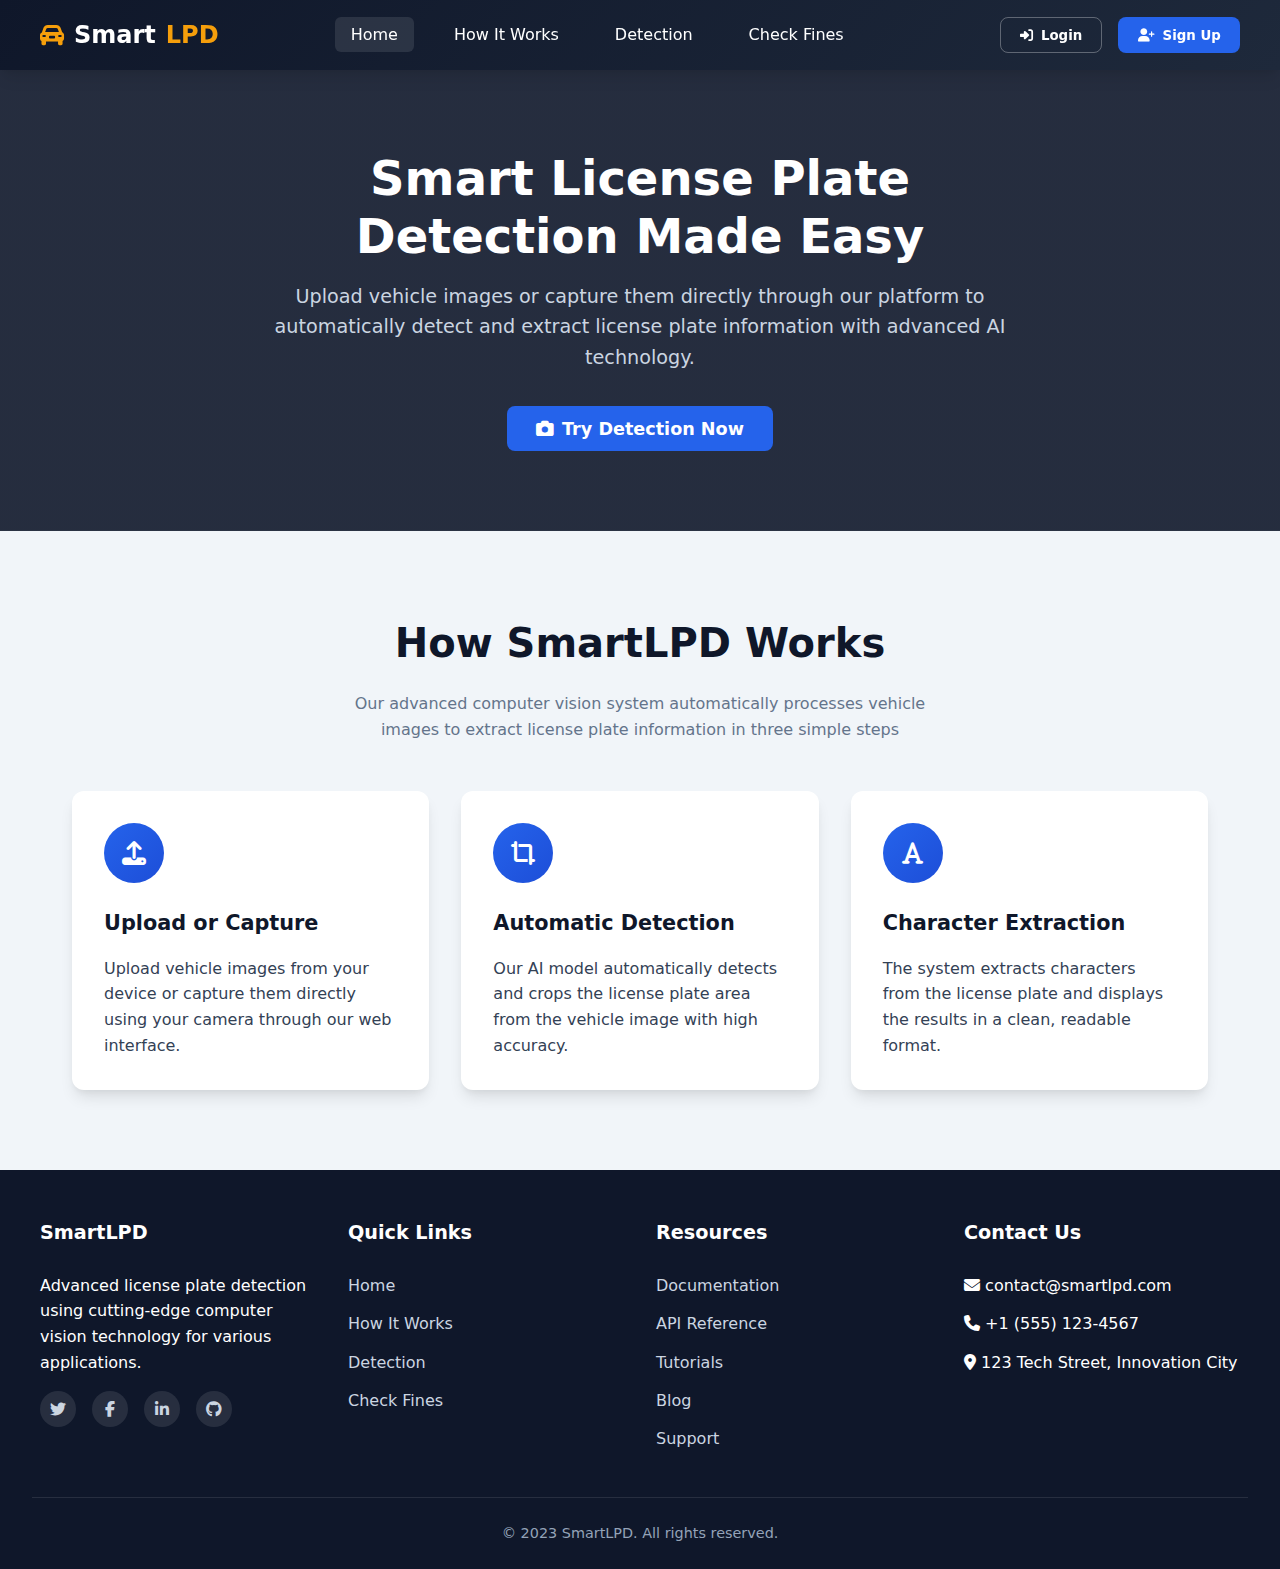
<file: smartplateRecognization2/index.html>
<!DOCTYPE html>
<html lang="en">
<head>
  <meta charset="UTF-8">
  <meta name="viewport" content="width=device-width, initial-scale=1.0">
  <title>Smart License Plate Detection</title>
  <link rel="stylesheet" href="https://cdnjs.cloudflare.com/ajax/libs/font-awesome/6.4.0/css/all.min.css">
  <link rel="stylesheet" href="css/style.css">
</head>
<body>
  <!-- Header -->
  <header>
    <div class="navbar">
      <div class="logo">
        <i class="fas fa-car-alt"></i>
        Smart<span>LPD</span>
      </div>
      <nav>
        <ul>
          <li><a href="index.html" class="active">Home</a></li>
          <li><a href="#how-it-works">How It Works</a></li>
          <li><a href="detect.html">Detection</a></li>
          <li><a href="check-fine.html">Check Fines</a></li>
          <li><a href="manage-fines.html" id="authorityLink" style="display:none;">Manage Fines</a></li>
        </ul>
      </nav>
      <div class="auth-buttons" id="authButtons">
        <button class="btn btn-outline" onclick="window.location.href='login.html'">
          <i class="fas fa-sign-in-alt"></i> Login
        </button>
        <button class="btn btn-primary" onclick="window.location.href='signup.html'">
          <i class="fas fa-user-plus"></i> Sign Up
        </button>
      </div>
    </div>
  </header>

  <!-- Hero Section -->
  <section class="hero">
    <div class="hero-content">
      <h1>Smart License Plate Detection Made Easy</h1>
      <p>Upload vehicle images or capture them directly through our platform to automatically detect and extract license plate information with advanced AI technology.</p>
      <div class="hero-buttons">
        <button class="btn btn-primary btn-large" onclick="checkAuthAndRedirect()">
          <i class="fas fa-camera"></i> Try Detection Now
        </button>
      </div>
    </div>
  </section>

  <!-- Features Section -->
  <section class="features" id="how-it-works">
    <div class="section-title">
      <h2>How SmartLPD Works</h2>
      <p>Our advanced computer vision system automatically processes vehicle images to extract license plate information in three simple steps</p>
    </div>
    <div class="features-grid">
      <div class="feature-card">
        <div class="feature-icon">
          <i class="fas fa-upload"></i>
        </div>
        <h3>Upload or Capture</h3>
        <p>Upload vehicle images from your device or capture them directly using your camera through our web interface.</p>
      </div>
      <div class="feature-card">
        <div class="feature-icon">
          <i class="fas fa-crop-alt"></i>
        </div>
        <h3>Automatic Detection</h3>
        <p>Our AI model automatically detects and crops the license plate area from the vehicle image with high accuracy.</p>
      </div>
      <div class="feature-card">
        <div class="feature-icon">
          <i class="fas fa-font"></i>
        </div>
        <h3>Character Extraction</h3>
        <p>The system extracts characters from the license plate and displays the results in a clean, readable format.</p>
      </div>
    </div>
  </section>

  <!-- Footer -->
  <footer>
    <div class="footer-content">
      <div class="footer-column">
        <h3>SmartLPD</h3>
        <p>Advanced license plate detection using cutting-edge computer vision technology for various applications.</p>
        <div class="social-links">
          <a href="#"><i class="fab fa-twitter"></i></a>
          <a href="#"><i class="fab fa-facebook-f"></i></a>
          <a href="#"><i class="fab fa-linkedin-in"></i></a>
          <a href="#"><i class="fab fa-github"></i></a>
        </div>
      </div>
      <div class="footer-column">
        <h3>Quick Links</h3>
        <ul>
          <li><a href="index.html">Home</a></li>
          <li><a href="#how-it-works">How It Works</a></li>
          <li><a href="detect.html">Detection</a></li>
          <li><a href="check-fine.html">Check Fines</a></li>
        </ul>
      </div>
      <div class="footer-column">
        <h3>Resources</h3>
        <ul>
          <li><a href="#">Documentation</a></li>
          <li><a href="#">API Reference</a></li>
          <li><a href="#">Tutorials</a></li>
          <li><a href="#">Blog</a></li>
          <li><a href="#">Support</a></li>
        </ul>
      </div>
      <div class="footer-column">
        <h3>Contact Us</h3>
        <ul>
          <li><i class="fas fa-envelope"></i> contact@smartlpd.com</li>
          <li><i class="fas fa-phone"></i> +1 (555) 123-4567</li>
          <li><i class="fas fa-map-marker-alt"></i> 123 Tech Street, Innovation City</li>
        </ul>
      </div>
    </div>
    <div class="copyright">
      <p>&copy; 2023 SmartLPD. All rights reserved.</p>
    </div>
  </footer>

  <script>
    // Update navigation based on authentication status
    document.addEventListener('DOMContentLoaded', function() {
      updateAuthButtons();
    });

    // Function to update authentication buttons
    function updateAuthButtons() {
      const authButtons = document.getElementById('authButtons');
      const authToken = localStorage.getItem('authToken');
      const userRole = localStorage.getItem('userRole');
      
      if (authToken && authButtons) {
        const username = localStorage.getItem('username');
        authButtons.innerHTML = `
          <div class="user-info">
            <span>Welcome, ${username} (${userRole})</span>
            <button class="btn btn-outline" onclick="logout()">
              <i class="fas fa-sign-out-alt"></i> Logout
            </button>
          </div>
        `;

        // Show authority link if user is authority
        if (userRole === 'AUTHORITY') {
          document.getElementById('authorityLink').style.display = 'block';
        }
      }
    }

    // Logout function
    function logout() {
      localStorage.removeItem('authToken');
      localStorage.removeItem('username');
      localStorage.removeItem('userRole');
      window.location.reload();
    }

    // Check authentication before redirecting
    function checkAuthAndRedirect() {
      const authToken = localStorage.getItem('authToken');
      const userRole = localStorage.getItem('userRole');
      
      if (authToken) {
        if (userRole === 'AUTHORITY') {
          window.location.href = 'detect.html';
        } else {
          window.location.href = 'check-fine.html';
        }
      } else {
        if (confirm('You need to login first. Would you like to login now?')) {
          window.location.href = 'login.html';
        }
      }
    }

    // Make function available globally for onclick events
    window.checkAuthAndRedirect = checkAuthAndRedirect;
    window.logout = logout;
  </script>
  
  <script src="js/main.js"></script>
</body>
</html>
</file>
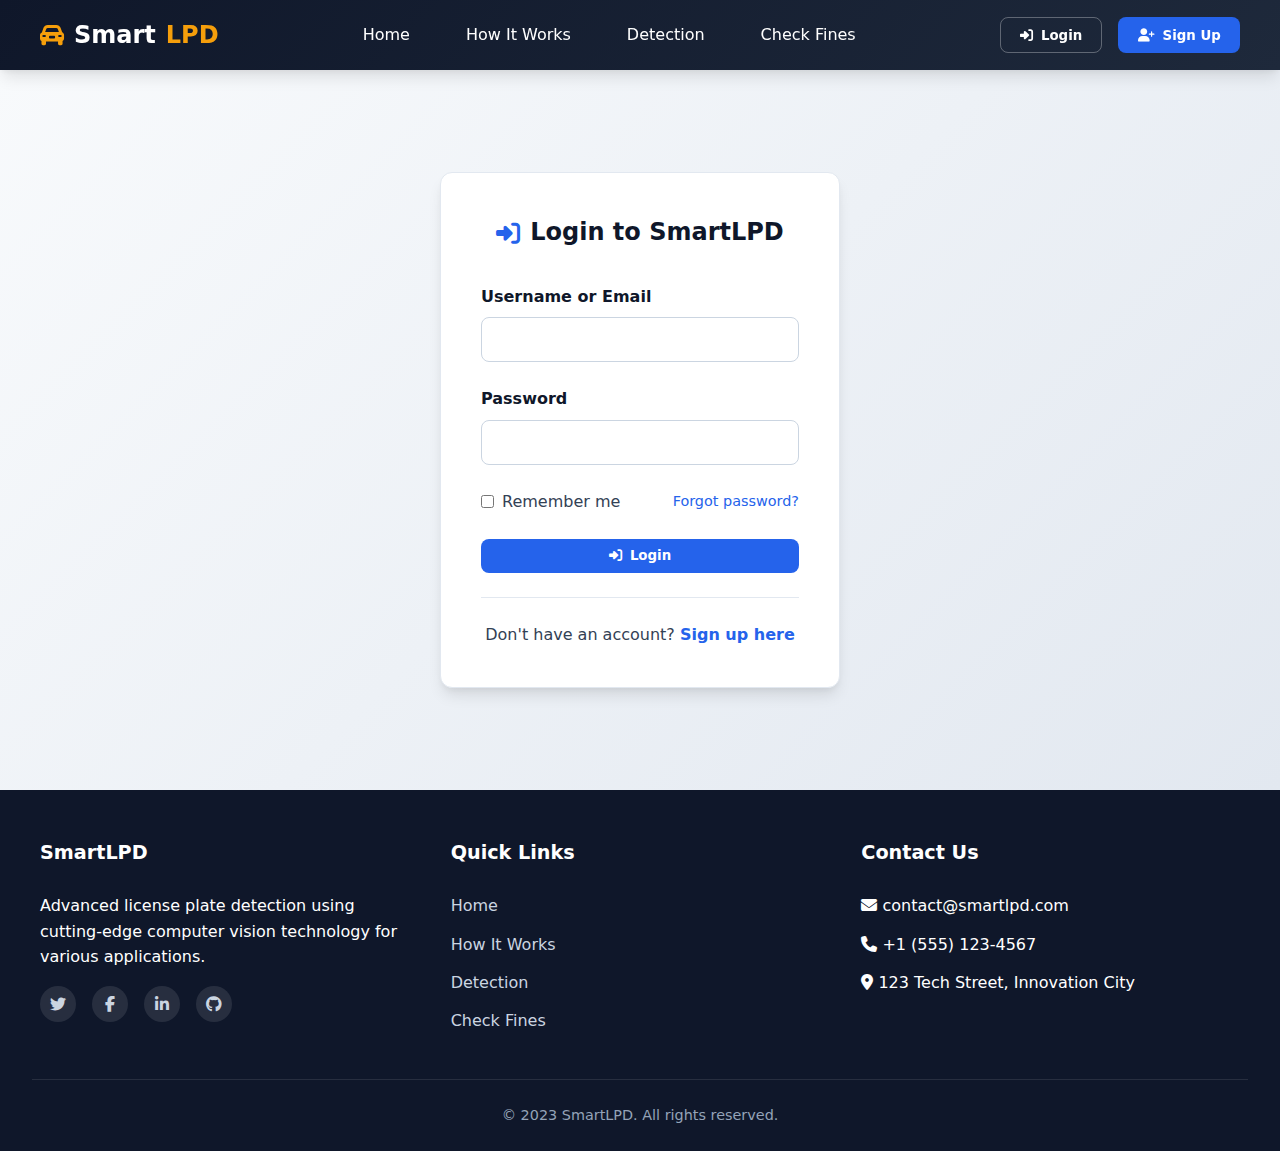
<file: smartplateRecognization2/check-fine.html>
<!DOCTYPE html>
<html lang="en">
<head>
  <meta charset="UTF-8">
  <meta name="viewport" content="width=device-width, initial-scale=1.0">
  <title>Check Fines - SmartLPD</title>
  <link rel="stylesheet" href="https://cdnjs.cloudflare.com/ajax/libs/font-awesome/6.4.0/css/all.min.css">
  <link rel="stylesheet" href="css/style.css">
  <link rel="stylesheet" href="css/detect.css">
  <link rel="stylesheet" href="css/fines.css">
</head>
<body>
  <header>
    <div class="navbar">
      <div class="logo">
        <i class="fas fa-car-alt"></i>
        Smart<span>LPD</span>
      </div>
      <nav>
        <ul>
          <li><a href="index.html">Home</a></li>
          <li><a href="detect.html">Detection</a></li>
          <li><a href="check-fine.html" class="active">Check Fines</a></li>
          <li><a href="manage-fines.html" id="authorityLink" style="display:none;">Manage Fines</a></li>
        </ul>
      </nav>
      <div class="auth-buttons" id="authButtons">
        <!-- Dynamically filled -->
      </div>
    </div>
  </header>

  <section class="detection">
    <div class="detection-container">
      <div class="section-title">
        <h2>Check Traffic Fines</h2>
        <p>Enter your vehicle license plate number to check for any outstanding fines</p>
      </div>
      
      <div class="detection-card">
        <h3><i class="fas fa-search"></i> Search Fines</h3>
        <div class="form-group">
          <label for="licensePlate">License Plate Number</label>
          <input type="text" id="licensePlate" placeholder="Enter your license plate (e.g., ABC123)" required>
        </div>
        <div class="action-buttons">
          <button class="btn btn-primary" id="checkFineBtn">
            <i class="fas fa-search"></i> Check Fines
          </button>
        </div>
      </div>

      <div class="results-container" id="resultsSection" style="display:none;">
        <h3><i class="fas fa-list"></i> Fine Details</h3>
        <div class="results-box">
          <div id="finesList"></div>
        </div>
      </div>
    </div>
  </section>

  <script src="js/check-fine.js"></script>
</body>
</html>
</file>
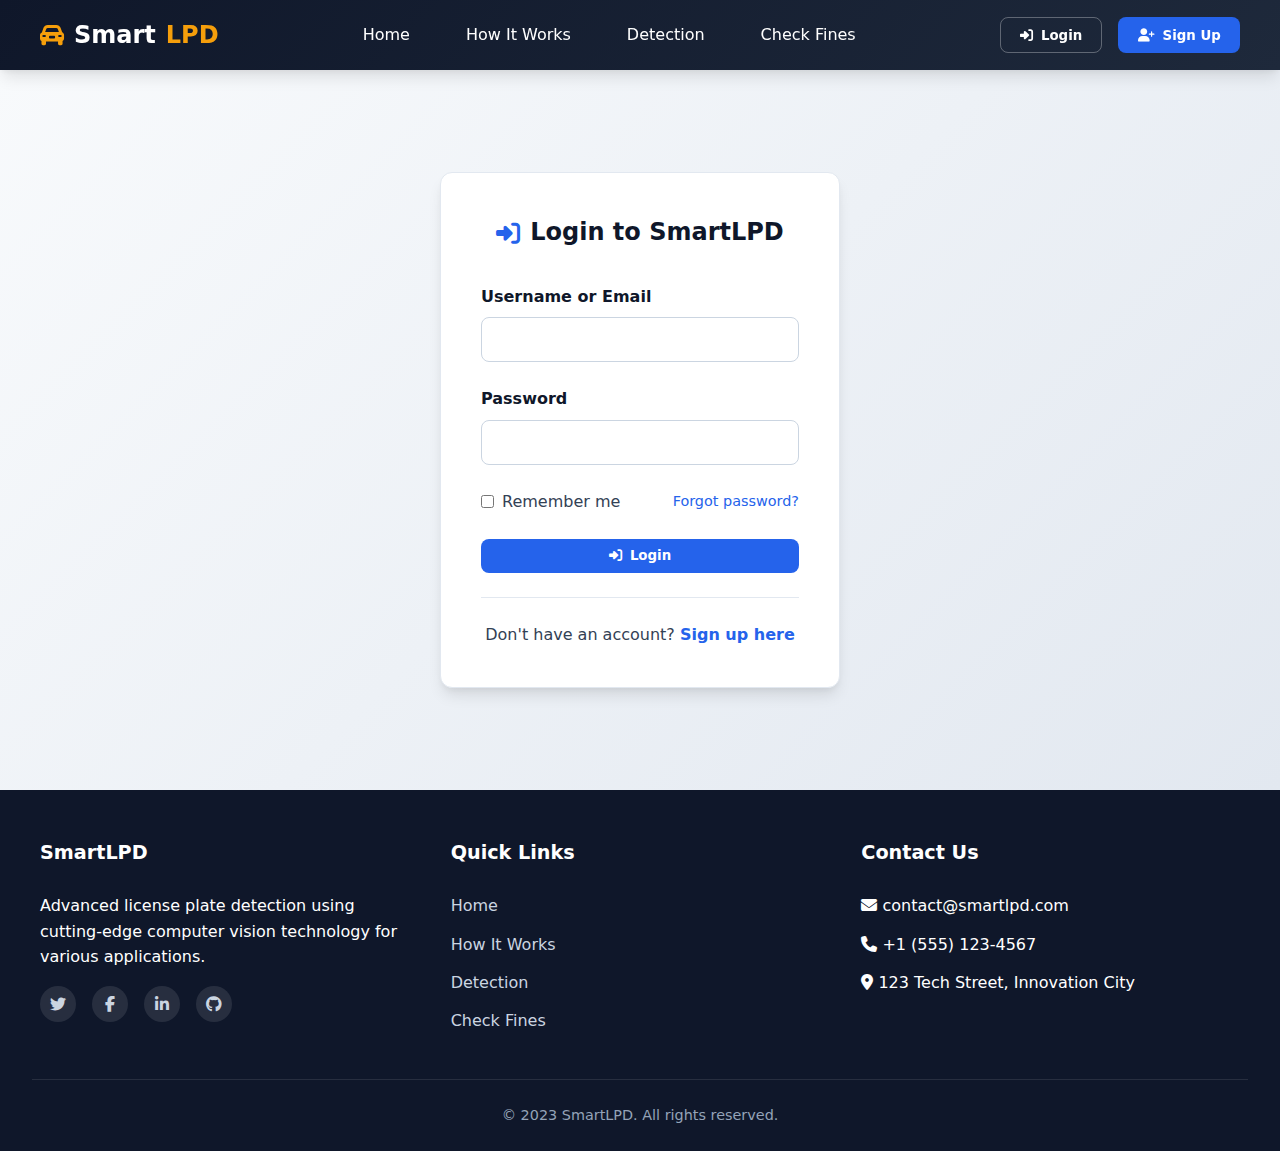
<file: smartplateRecognization2/detect.html>
<!DOCTYPE html>
<html lang="en">
<head>
  <meta charset="UTF-8">
  <meta name="viewport" content="width=device-width, initial-scale=1.0">
  <title>License Plate Detection - SmartLPD</title>
  <link rel="stylesheet" href="https://cdnjs.cloudflare.com/ajax/libs/font-awesome/6.4.0/css/all.min.css">
  <link rel="stylesheet" href="css/style.css">
  <link rel="stylesheet" href="css/detect.css">
</head>
<body>
  <!-- Authority Check Script -->
  <script>
    document.addEventListener('DOMContentLoaded', function() {
        const userRole = localStorage.getItem('userRole');
        if (userRole !== 'AUTHORITY') {
            alert('Access denied. License plate detection is only available for government authorities.');
            window.location.href = 'index.html';
        }
    });
  </script>

  <!-- Header -->
  <header>
    <div class="navbar">
      <div class="logo">
        <i class="fas fa-car-alt"></i>
        Smart<span>LPD</span>
      </div>
      <nav>
        <ul>
          <li><a href="index.html">Home</a></li>
          <li><a href="index.html#how-it-works">How It Works</a></li>
          <li><a href="detect.html" class="active">Detection</a></li>
          <li><a href="check-fine.html">Check Fines</a></li>
          <li><a href="manage-fines.html" id="authorityLink" style="display:none;">Manage Fines</a></li>
        </ul>
      </nav>
      <div class="auth-buttons" id="authButtons">
        <button class="btn btn-outline" onclick="window.location.href='login.html'">
          <i class="fas fa-sign-in-alt"></i> Login
        </button>
        <button class="btn btn-primary" onclick="window.location.href='signup.html'">
          <i class="fas fa-user-plus"></i> Sign Up
        </button>
      </div>
    </div>
  </header>

  <!-- Detection Section -->
  <section class="detection">
    <div class="detection-container">
      <div class="section-title">
        <h2>License Plate Detection</h2>
        <p>Upload an image or capture one using your camera to detect and extract license plate information</p>
      </div>
      
      <div class="detection-cards">
        <!-- Input Card -->
        <div class="detection-card">
          <h3><i class="fas fa-cloud-upload-alt"></i> Input Source</h3>
          <div class="drop-zone" id="dropZone">
            <i class="fas fa-file-upload"></i>
            <h4>Drag & Drop Image Here</h4>
            <p>Supported formats: JPG, PNG, WEBP</p>
          </div>
          <div class="action-buttons">
            <button class="btn btn-primary" id="fileInputBtn">
              <i class="fas fa-folder-open"></i> Choose File
            </button>
            <button class="btn btn-accent" id="cameraBtn">
              <i class="fas fa-camera"></i> Capture Image
            </button>
            <button class="btn btn-outline" id="resetBtn">
              <i class="fas fa-redo"></i> Reset
            </button>
          </div>
          <input type="file" id="fileInput" accept="image/*" hidden>
        </div>
        
        <!-- Preview Card -->
        <div class="detection-card">
          <h3><i class="fas fa-eye"></i> Preview</h3>
          
          <!-- Regular Preview (shown by default) -->
          <div class="preview-container" id="preview">
            <p>No preview available</p>
          </div>
          
          <!-- Camera Controls (Hidden by default) -->
          <div class="camera-controls" id="cameraControls">
            <div class="camera-preview">
              <video id="cameraVideo" autoplay playsinline></video>
              <canvas id="cameraCanvas" style="display: none;"></canvas>
            </div>
            <div class="capture-buttons">
              <button class="btn btn-primary" id="captureBtn">
                <i class="fas fa-camera"></i> Take Photo
              </button>
              <button class="btn btn-outline" id="closeCameraBtn">
                <i class="fas fa-times"></i> Close Camera
              </button>
            </div>
          </div>

          <div class="action-buttons">
            <button class="btn btn-primary" id="detectBtn">
              <i class="fas fa-search"></i> Detect Plate
            </button>
            <button class="btn btn-outline" id="clearBtn">
              <i class="fas fa-times"></i> Clear
            </button>
          </div>
        </div>
      </div>
      
      <!-- Results Section -->
      <div class="results-container">
        <h3><i class="fas fa-clipboard-check"></i> Detection Results</h3>
        <div class="results-box">
          <div class="plate-preview">
            <div class="plate-image" id="platePreview">
              LICENSE PLATE
            </div>
          </div>
          <div class="extracted-text" id="extractedText">
            No results yet. Upload an image and click "Detect Plate".
          </div>
          <div class="action-buttons">
            <button class="btn btn-primary" id="copyBtn">
              <i class="fas fa-copy"></i> Copy Text
            </button>
            <button class="btn btn-outline" id="downloadBtn">
              <i class="fas fa-download"></i> Download Result
            </button>
            <button class="btn btn-outline" id="issueFineBtn" style="display:none;">
              <i class="fas fa-gavel"></i> Issue Fine
            </button>
          </div>
        </div>
      </div>
    </div>
  </section>

  <!-- Footer -->
  <footer>
    <div class="footer-content">
      <div class="footer-column">
        <h3>SmartLPD</h3>
        <p>Advanced license plate detection using cutting-edge computer vision technology for various applications.</p>
        <div class="social-links">
          <a href="#"><i class="fab fa-twitter"></i></a>
          <a href="#"><i class="fab fa-facebook-f"></i></a>
          <a href="#"><i class="fab fa-linkedin-in"></i></a>
          <a href="#"><i class="fab fa-github"></i></a>
        </div>
      </div>
      <div class="footer-column">
        <h3>Quick Links</h3>
        <ul>
          <li><a href="index.html">Home</a></li>
          <li><a href="index.html#how-it-works">How It Works</a></li>
          <li><a href="detect.html">Detection</a></li>
          <li><a href="check-fine.html">Check Fines</a></li>
        </ul>
      </div>
      <div class="footer-column">
        <h3>Contact Us</h3>
        <ul>
          <li><i class="fas fa-envelope"></i> contact@smartlpd.com</li>
          <li><i class="fas fa-phone"></i> +1 (555) 123-4567</li>
          <li><i class="fas fa-map-marker-alt"></i> 123 Tech Street, Innovation City</li>
        </ul>
      </div>
    </div>
    <div class="copyright">
      <p>&copy; 2023 SmartLPD. All rights reserved.</p>
    </div>
  </footer>

  <script src="js/detect.js"></script>
</body>
</html>
</file>
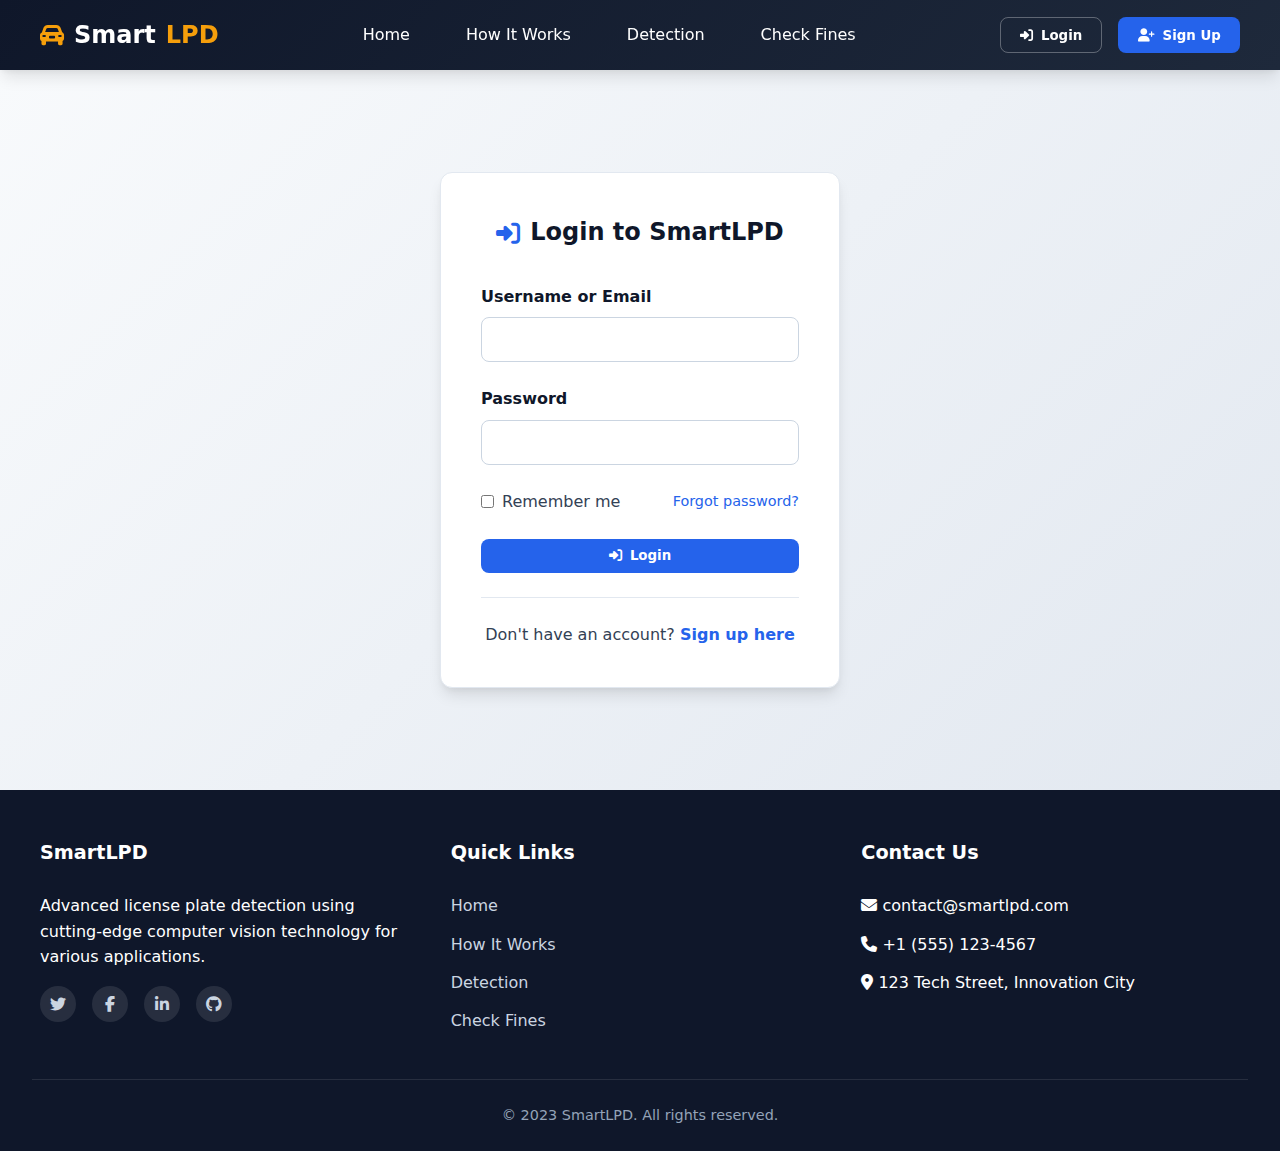
<file: smartplateRecognization2/login.html>
<!DOCTYPE html>
<html lang="en">
<head>
  <meta charset="UTF-8">
  <meta name="viewport" content="width=device-width, initial-scale=1.0">
  <title>Login - SmartLPD</title>
  <link rel="stylesheet" href="https://cdnjs.cloudflare.com/ajax/libs/font-awesome/6.4.0/css/all.min.css">
  <link rel="stylesheet" href="css/style.css">
  <link rel="stylesheet" href="css/auth.css">
</head>
<body>
  <!-- Header -->
  <header>
    <div class="navbar">
      <div class="logo">
        <i class="fas fa-car-alt"></i>
        Smart<span>LPD</span>
      </div>
      <nav>
        <ul>
          <li><a href="index.html">Home</a></li>
          <li><a href="index.html#how-it-works">How It Works</a></li>
          <li><a href="detect.html">Detection</a></li>
          <li><a href="check-fine.html">Check Fines</a></li>
        </ul>
      </nav>
      <div class="auth-buttons">
        <button class="btn btn-outline" onclick="window.location.href='login.html'">
          <i class="fas fa-sign-in-alt"></i> Login
        </button>
        <button class="btn btn-primary" onclick="window.location.href='signup.html'">
          <i class="fas fa-user-plus"></i> Sign Up
        </button>
      </div>
    </div>
  </header>

  <!-- Login Form -->
  <section class="auth-section">
    <div class="auth-container">
      <div class="auth-card">
        <h2><i class="fas fa-sign-in-alt"></i> Login to SmartLPD</h2>
        <form id="loginForm">
          <div class="form-group">
            <label for="username">Username or Email</label>
            <input type="text" id="username" name="username" required>
          </div>
          <div class="form-group">
            <label for="password">Password</label>
            <input type="password" id="password" name="password" required>
          </div>
          <div class="form-options">
            <label class="checkbox">
              <input type="checkbox" name="remember">
              <span>Remember me</span>
            </label>
            <a href="#" class="forgot-password">Forgot password?</a>
          </div>
          <button type="submit" class="btn btn-primary btn-full">
            <i class="fas fa-sign-in-alt"></i> Login
          </button>
        </form>
        <div class="auth-footer">
          <p>Don't have an account? <a href="signup.html">Sign up here</a></p>
        </div>
      </div>
    </div>
  </section>

  <!-- Footer -->
  <footer>
    <div class="footer-content">
      <div class="footer-column">
        <h3>SmartLPD</h3>
        <p>Advanced license plate detection using cutting-edge computer vision technology for various applications.</p>
        <div class="social-links">
          <a href="#"><i class="fab fa-twitter"></i></a>
          <a href="#"><i class="fab fa-facebook-f"></i></a>
          <a href="#"><i class="fab fa-linkedin-in"></i></a>
          <a href="#"><i class="fab fa-github"></i></a>
        </div>
      </div>
      <div class="footer-column">
        <h3>Quick Links</h3>
        <ul>
          <li><a href="index.html">Home</a></li>
          <li><a href="index.html#how-it-works">How It Works</a></li>
          <li><a href="detect.html">Detection</a></li>
          <li><a href="check-fine.html">Check Fines</a></li>
        </ul>
      </div>
      <div class="footer-column">
        <h3>Contact Us</h3>
        <ul>
          <li><i class="fas fa-envelope"></i> contact@smartlpd.com</li>
          <li><i class="fas fa-phone"></i> +1 (555) 123-4567</li>
          <li><i class="fas fa-map-marker-alt"></i> 123 Tech Street, Innovation City</li>
        </ul>
      </div>
    </div>
    <div class="copyright">
      <p>&copy; 2023 SmartLPD. All rights reserved.</p>
    </div>
  </footer>

  <script src="js/auth.js"></script>
</body>
</html>
</file>
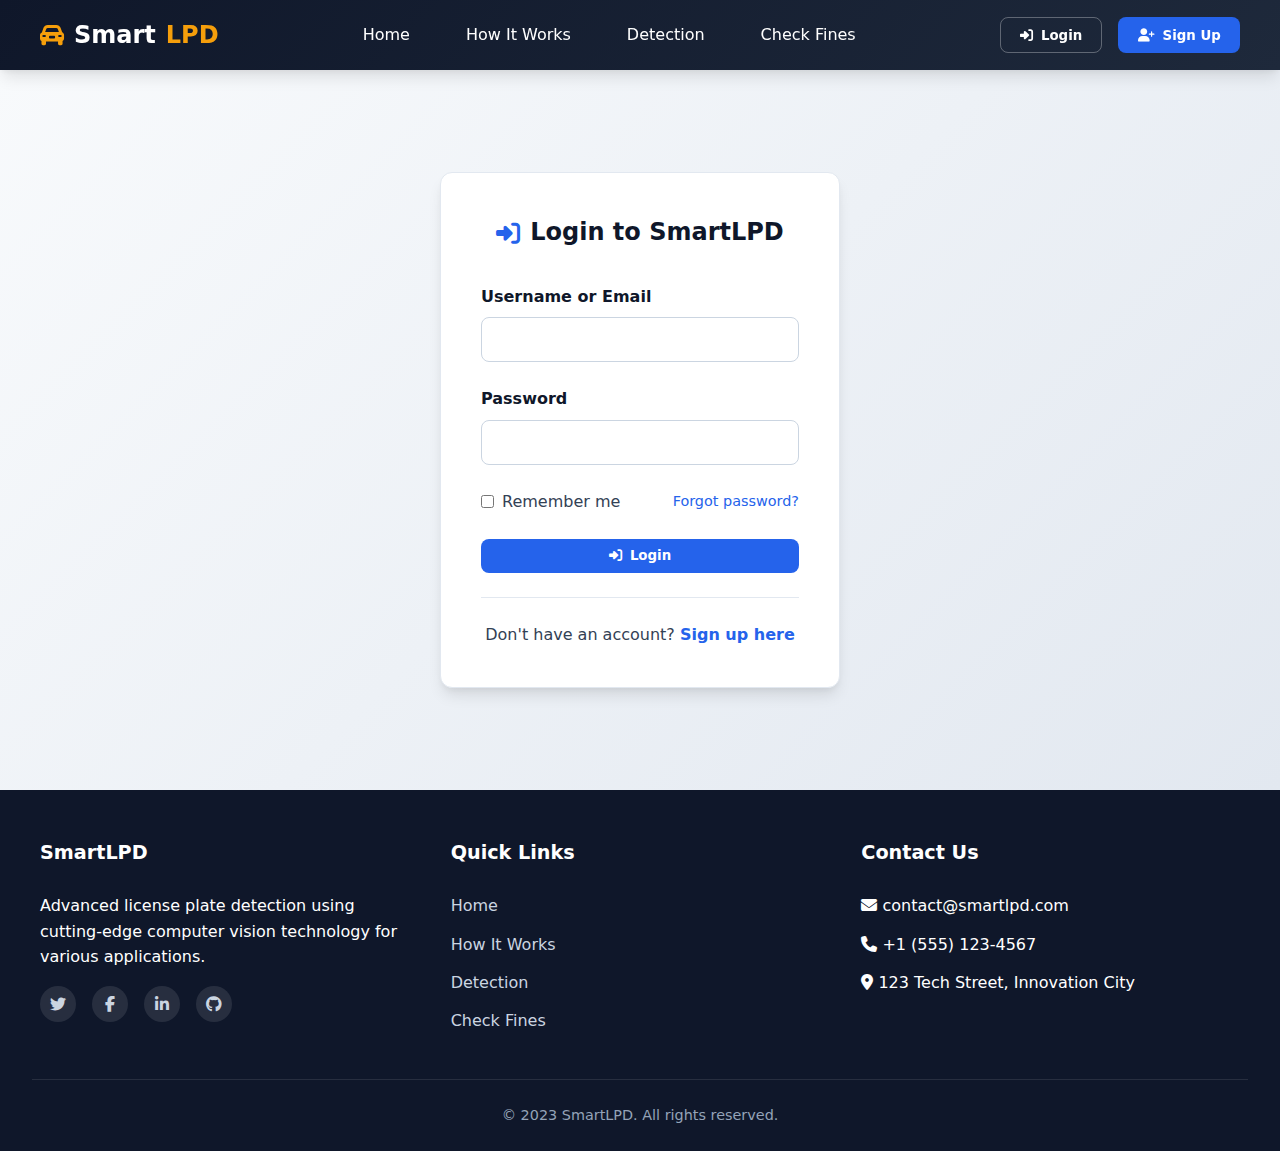
<file: smartplateRecognization2/manage-fines.html>
<!DOCTYPE html>
<html lang="en">
<head>
  <meta charset="UTF-8">
  <meta name="viewport" content="width=device-width, initial-scale=1.0">
  <title>Manage Fines - SmartLPD</title>
  <link rel="stylesheet" href="https://cdnjs.cloudflare.com/ajax/libs/font-awesome/6.4.0/css/all.min.css">
  <link rel="stylesheet" href="css/style.css">
  <link rel="stylesheet" href="css/detect.css">
  <link rel="stylesheet" href="css/fines.css">
</head>
<body>
  <header>
    <div class="navbar">
      <div class="logo">
        <i class="fas fa-car-alt"></i>
        Smart<span>LPD</span>
      </div>
      <nav>
        <ul>
          <li><a href="index.html">Home</a></li>
          <li><a href="detect.html">Detection</a></li>
          <li><a href="check-fine.html">Check Fines</a></li>
          <li><a href="manage-fines.html" class="active">Manage Fines</a></li>
        </ul>
      </nav>
      <div class="auth-buttons" id="authButtons">
        <!-- Dynamically filled -->
      </div>
    </div>
  </header>

  <section class="detection">
    <div class="detection-container">
      <div class="section-title">
        <h2>Manage Traffic Fines</h2>
        <p>Issue and manage traffic violation fines</p>
      </div>
      
      <!-- Fine Statistics -->
      <div class="fine-stats">
        <div class="stat-card total">
          <div class="stat-number" id="totalFines">0</div>
          <div class="stat-label">Total Fines</div>
        </div>
        <div class="stat-card unpaid">
          <div class="stat-number" id="unpaidFines">0</div>
          <div class="stat-label">Unpaid Fines</div>
        </div>
        <div class="stat-card paid">
          <div class="stat-number" id="paidFines">0</div>
          <div class="stat-label">Paid Fines</div>
        </div>
      </div>

      <div class="detection-cards">
        <!-- Issue Fine Card -->
        <div class="detection-card">
          <h3><i class="fas fa-plus-circle"></i> Issue New Fine</h3>
          <div class="form-group">
            <label for="fineLicensePlate">License Plate</label>
            <input type="text" id="fineLicensePlate" placeholder="Detected license plate" required>
          </div>
          <div class="form-group">
            <label for="violationType">Violation Type</label>
            <select id="violationType" required>
              <option value="">Select violation type</option>
              <option value="SPEEDING">Speeding</option>
              <option value="RED_LIGHT">Red Light Violation</option>
              <option value="NO_PARKING">No Parking</option>
              <option value="SEAT_BELT">No Seat Belt</option>
              <option value="DRUNK_DRIVING">Drunk Driving</option>
              <option value="DOCUMENTS">Documents Violation</option>
            </select>
          </div>
          <div class="form-group">
            <label for="fineAmount">Fine Amount ($)</label>
            <input type="number" id="fineAmount" placeholder="Enter amount" min="0" step="0.01" required>
          </div>
          <div class="form-group">
            <label for="fineDescription">Description</label>
            <textarea id="fineDescription" placeholder="Violation details" rows="3"></textarea>
          </div>
          <div class="action-buttons">
            <button class="btn btn-primary" id="issueFineBtn">
              <i class="fas fa-gavel"></i> Issue Fine
            </button>
          </div>
        </div>

        <!-- All Fines Card -->
        <div class="detection-card">
          <h3><i class="fas fa-list-alt"></i> All Fines</h3>
          
          <!-- Search and Filters -->
          <div class="search-box">
            <i class="fas fa-search"></i>
            <input type="text" id="fineSearch" placeholder="Search by license plate...">
          </div>
          
          <div class="action-buttons">
            <button class="btn btn-outline" id="refreshFinesBtn">
              <i class="fas fa-sync-alt"></i> Refresh List
            </button>
            <button class="btn btn-outline" id="exportFinesBtn">
              <i class="fas fa-download"></i> Export
            </button>
          </div>
          
          <div id="allFinesList" style="margin-top: 1rem; max-height: 400px; overflow-y: auto;"></div>
        </div>
      </div>
    </div>
  </section>

  <!-- Fine Details Modal -->
  <div class="fine-details-modal" id="fineDetailsModal" style="display: none;">
    <div class="fine-details-content">
      <div class="fine-details-header">
        <h3>Fine Details</h3>
        <button class="close-modal" id="closeModalBtn">&times;</button>
      </div>
      <div class="fine-details-body" id="fineDetailsBody">
        <!-- Fine details will be populated here -->
      </div>
    </div>
  </div>

  <script src="js/manage-fines.js"></script>
</body>
</html>
</file>
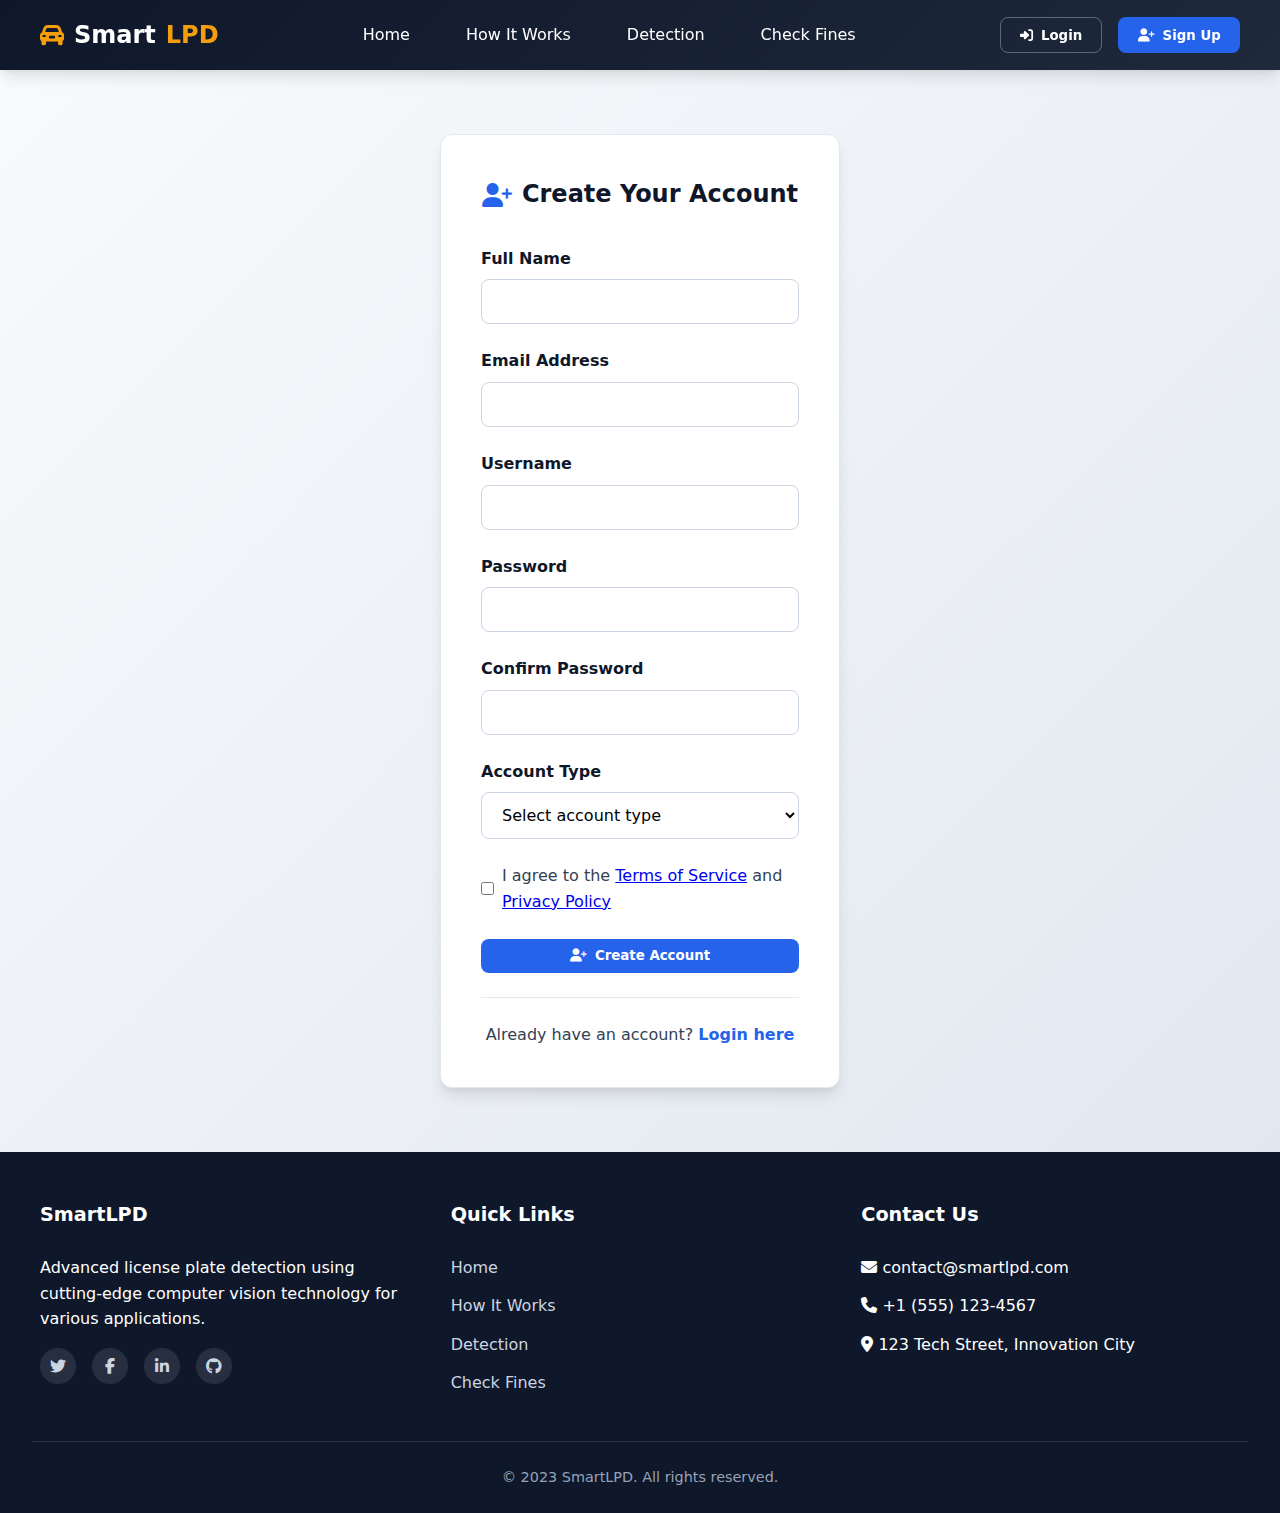
<file: smartplateRecognization2/signup.html>
<!DOCTYPE html>
<html lang="en">
<head>
  <meta charset="UTF-8">
  <meta name="viewport" content="width=device-width, initial-scale=1.0">
  <title>Sign Up - SmartLPD</title>
  <link rel="stylesheet" href="https://cdnjs.cloudflare.com/ajax/libs/font-awesome/6.4.0/css/all.min.css">
  <link rel="stylesheet" href="css/style.css">
  <link rel="stylesheet" href="css/auth.css">
</head>
<body>
  <!-- Header -->
  <header>
    <div class="navbar">
      <div class="logo">
        <i class="fas fa-car-alt"></i>
        Smart<span>LPD</span>
      </div>
      <nav>
        <ul>
          <li><a href="index.html">Home</a></li>
          <li><a href="index.html#how-it-works">How It Works</a></li>
          <li><a href="detect.html">Detection</a></li>
          <li><a href="check-fine.html">Check Fines</a></li>
        </ul>
      </nav>
      <div class="auth-buttons">
        <button class="btn btn-outline" onclick="window.location.href='login.html'">
          <i class="fas fa-sign-in-alt"></i> Login
        </button>
        <button class="btn btn-primary" onclick="window.location.href='signup.html'">
          <i class="fas fa-user-plus"></i> Sign Up
        </button>
      </div>
    </div>
  </header>

  <!-- Signup Form -->
  <section class="auth-section">
    <div class="auth-container">
      <div class="auth-card">
        <h2><i class="fas fa-user-plus"></i> Create Your Account</h2>
        <form id="signupForm">
          <div class="form-group">
            <label for="fullname">Full Name</label>
            <input type="text" id="fullname" name="fullname" required>
          </div>
          <div class="form-group">
            <label for="email">Email Address</label>
            <input type="email" id="email" name="email" required>
          </div>
          <div class="form-group">
            <label for="username">Username</label>
            <input type="text" id="username" name="username" required>
          </div>
          <div class="form-group">
            <label for="password">Password</label>
            <input type="password" id="password" name="password" required>
          </div>
          <div class="form-group">
            <label for="confirmPassword">Confirm Password</label>
            <input type="password" id="confirmPassword" name="confirmPassword" required>
          </div>
          <div class="form-group">
            <label for="role">Account Type</label>
            <select id="role" name="role" required>
              <option value="">Select account type</option>
              <option value="CITIZEN">Citizen (Check and Pay Fines)</option>
              <option value="AUTHORITY">Government Authority (Issue Fines)</option>
            </select>
          </div>
          <div class="form-options">
            <label class="checkbox">
              <input type="checkbox" name="terms" required>
              <span>I agree to the <a href="#">Terms of Service</a> and <a href="#">Privacy Policy</a></span>
            </label>
          </div>
          <button type="submit" class="btn btn-primary btn-full">
            <i class="fas fa-user-plus"></i> Create Account
          </button>
        </form>
        <div class="auth-footer">
          <p>Already have an account? <a href="login.html">Login here</a></p>
        </div>
      </div>
    </div>
  </section>

  <!-- Footer -->
  <footer>
    <div class="footer-content">
      <div class="footer-column">
        <h3>SmartLPD</h3>
        <p>Advanced license plate detection using cutting-edge computer vision technology for various applications.</p>
        <div class="social-links">
          <a href="#"><i class="fab fa-twitter"></i></a>
          <a href="#"><i class="fab fa-facebook-f"></i></a>
          <a href="#"><i class="fab fa-linkedin-in"></i></a>
          <a href="#"><i class="fab fa-github"></i></a>
        </div>
      </div>
      <div class="footer-column">
        <h3>Quick Links</h3>
        <ul>
          <li><a href="index.html">Home</a></li>
          <li><a href="index.html#how-it-works">How It Works</a></li>
          <li><a href="detect.html">Detection</a></li>
          <li><a href="check-fine.html">Check Fines</a></li>
        </ul>
      </div>
      <div class="footer-column">
        <h3>Contact Us</h3>
        <ul>
          <li><i class="fas fa-envelope"></i> contact@smartlpd.com</li>
          <li><i class="fas fa-phone"></i> +1 (555) 123-4567</li>
          <li><i class="fas fa-map-marker-alt"></i> 123 Tech Street, Innovation City</li>
        </ul>
      </div>
    </div>
    <div class="copyright">
      <p>&copy; 2023 SmartLPD. All rights reserved.</p>
    </div>
  </footer>

  <script src="js/auth.js"></script>
</body>
</html>
</file>
<file: smartplateRecognization2/css/style.css>
:root {
  --primary: #2563eb;
  --primary-dark: #1d4ed8;
  --secondary: #0f172a;
  --accent: #f59e0b;
  --light: #f8fafc;
  --gray: #64748b;
  --success: #10b981;
  --danger: #ef4444;
  --shadow: 0 10px 15px -3px rgba(0, 0, 0, 0.1), 0 4px 6px -2px rgba(0, 0, 0, 0.05);
  --radius: 12px;
}

* {
  margin: 0;
  padding: 0;
  box-sizing: border-box;
  font-family: 'Segoe UI', system-ui, -apple-system, sans-serif;
}

body {
  background-color: #f1f5f9;
  color: #334155;
  line-height: 1.6;
}

/* Header Styles */
header {
  background: linear-gradient(135deg, var(--secondary), #1e293b);
  color: white;
  padding: 1rem 2rem;
  box-shadow: var(--shadow);
  position: sticky;
  top: 0;
  z-index: 100;
}

.navbar {
  display: flex;
  justify-content: space-between;
  align-items: center;
  max-width: 1200px;
  margin: 0 auto;
}

.logo {
  display: flex;
  align-items: center;
  gap: 10px;
  font-size: 1.5rem;
  font-weight: 700;
}

.logo i {
  color: var(--accent);
}

.logo span {
  color: var(--accent);
}

nav ul {
  display: flex;
  list-style: none;
  gap: 1.5rem;
}

nav a {
  color: white;
  text-decoration: none;
  font-weight: 500;
  padding: 0.5rem 1rem;
  border-radius: 6px;
  transition: all 0.3s ease;
}

nav a:hover, nav a.active {
  background-color: rgba(255, 255, 255, 0.1);
}

.auth-buttons {
  display: flex;
  gap: 1rem;
}

.btn {
  padding: 0.6rem 1.2rem;
  border-radius: 8px;
  font-weight: 600;
  cursor: pointer;
  border: none;
  transition: all 0.3s ease;
  display: inline-flex;
  align-items: center;
  gap: 8px;
}

.btn-primary {
  background-color: var(--primary);
  color: white;
}

.btn-primary:hover {
  background-color: var(--primary-dark);
  transform: translateY(-2px);
}

.btn-outline {
  background-color: transparent;
  color: white;
  border: 1px solid rgba(255, 255, 255, 0.3);
}

.btn-outline:hover {
  background-color: rgba(255, 255, 255, 0.1);
}

/* Hero Section */
.hero {
  background: linear-gradient(rgba(15, 23, 42, 0.9), rgba(15, 23, 42, 0.9)), 
              url('https://images.unsplash.com/photo-1549317661-bd32c8ce0db2?ixlib=rb-4.0.3&auto=format&fit=crop&w=2070&q=80');
  background-size: cover;
  background-position: center;
  color: white;
  padding: 5rem 2rem;
  text-align: center;
}

.hero-content {
  max-width: 800px;
  margin: 0 auto;
}

.hero h1 {
  font-size: 3rem;
  margin-bottom: 1rem;
  line-height: 1.2;
}

.hero p {
  font-size: 1.2rem;
  margin-bottom: 2rem;
  color: #cbd5e1;
}

.hero-buttons {
  display: flex;
  gap: 1rem;
  justify-content: center;
  flex-wrap: wrap;
}

.btn-large {
  padding: 0.8rem 1.8rem;
  font-size: 1.1rem;
}

.btn-accent {
  background-color: var(--accent);
  color: var(--secondary);
}

.btn-accent:hover {
  background-color: #eab308;
}

/* Features Section */
.features {
  padding: 5rem 2rem;
  max-width: 1200px;
  margin: 0 auto;
}

.section-title {
  text-align: center;
  margin-bottom: 3rem;
}

.section-title h2 {
  font-size: 2.5rem;
  color: var(--secondary);
  margin-bottom: 1rem;
}

.section-title p {
  color: var(--gray);
  max-width: 600px;
  margin: 0 auto;
}

.features-grid {
  display: grid;
  grid-template-columns: repeat(auto-fit, minmax(300px, 1fr));
  gap: 2rem;
}

.feature-card {
  background: white;
  border-radius: var(--radius);
  padding: 2rem;
  box-shadow: var(--shadow);
  transition: transform 0.3s ease;
}

.feature-card:hover {
  transform: translateY(-5px);
}

.feature-icon {
  width: 60px;
  height: 60px;
  background: linear-gradient(135deg, var(--primary), var(--primary-dark));
  border-radius: 50%;
  display: flex;
  align-items: center;
  justify-content: center;
  margin-bottom: 1.5rem;
  color: white;
  font-size: 1.5rem;
}

.feature-card h3 {
  font-size: 1.3rem;
  margin-bottom: 1rem;
  color: var(--secondary);
}

/* Footer */
footer {
  background: var(--secondary);
  color: white;
  padding: 3rem 2rem 1.5rem;
}

.footer-content {
  max-width: 1200px;
  margin: 0 auto;
  display: grid;
  grid-template-columns: repeat(auto-fit, minmax(250px, 1fr));
  gap: 2rem;
  margin-bottom: 2rem;
}

.footer-column h3 {
  margin-bottom: 1.5rem;
  font-size: 1.2rem;
}

.footer-column ul {
  list-style: none;
}

.footer-column ul li {
  margin-bottom: 0.8rem;
}

.footer-column a {
  color: #cbd5e1;
  text-decoration: none;
  transition: color 0.3s ease;
}

.footer-column a:hover {
  color: white;
}

.social-links {
  display: flex;
  gap: 1rem;
  margin-top: 1rem;
}

.social-links a {
  display: flex;
  align-items: center;
  justify-content: center;
  width: 36px;
  height: 36px;
  background: rgba(255, 255, 255, 0.1);
  border-radius: 50%;
  transition: all 0.3s ease;
}

.social-links a:hover {
  background: var(--primary);
  transform: translateY(-3px);
}

.copyright {
  text-align: center;
  padding-top: 1.5rem;
  border-top: 1px solid rgba(255, 255, 255, 0.1);
  color: #94a3b8;
  font-size: 0.9rem;
}

/* Form Elements for Fine Management */
.form-group {
  margin-bottom: 1.5rem;
}

.form-group label {
  display: block;
  margin-bottom: 0.5rem;
  font-weight: 600;
  color: var(--secondary);
}

.form-group input,
.form-group select,
.form-group textarea {
  width: 100%;
  padding: 0.75rem 1rem;
  border: 1px solid #cbd5e1;
  border-radius: 8px;
  font-size: 1rem;
  transition: all 0.3s ease;
}

.form-group input:focus,
.form-group select:focus,
.form-group textarea:focus {
  outline: none;
  border-color: var(--primary);
  box-shadow: 0 0 0 3px rgba(37, 99, 235, 0.1);
}

.form-group textarea {
  font-family: inherit;
  resize: vertical;
  min-height: 80px;
}

/* Fine Management Styles */
.fines-container {
  display: flex;
  flex-direction: column;
  gap: 1rem;
}

.fine-item {
  border: 1px solid #e2e8f0;
  border-radius: 8px;
  padding: 1rem;
  background: white;
}

.fine-item.status-unpaid {
  border-left: 4px solid var(--danger);
}

.fine-item.status-paid {
  border-left: 4px solid var(--success);
}

.fine-item.status-cancelled {
  border-left: 4px solid var(--gray);
}

.fine-header {
  display: flex;
  justify-content: space-between;
  align-items: center;
  margin-bottom: 0.5rem;
}

.license-plate,
.violation-type {
  font-weight: bold;
  color: var(--secondary);
}

.license-plate {
  font-size: 1.1rem;
}

.fine-amount {
  font-size: 1.2rem;
  font-weight: bold;
  color: var(--danger);
}

.fine-details p {
  margin: 0.25rem 0;
  font-size: 0.9rem;
}

.status-badge {
  padding: 0.25rem 0.5rem;
  border-radius: 4px;
  font-size: 0.8rem;
  font-weight: bold;
}

.status-unpaid .status-badge {
  background: #fef2f2;
  color: var(--danger);
}

.status-paid .status-badge {
  background: #f0fdf4;
  color: var(--success);
}

.status-cancelled .status-badge {
  background: #f1f5f9;
  color: var(--gray);
}

.fine-actions {
  margin-top: 1rem;
  display: flex;
  gap: 0.5rem;
  flex-wrap: wrap;
}

.btn-sm {
  padding: 0.4rem 0.8rem;
  font-size: 0.9rem;
}

.btn-success {
  background-color: var(--success);
  color: white;
  border: none;
}

.btn-warning {
  background-color: #f59e0b;
  color: white;
  border: none;
}

.btn-success:hover {
  background-color: #0da271;
}

.btn-warning:hover {
  background-color: #e28c0a;
}

/* User Info in Navigation */
.user-info {
  display: flex;
  align-items: center;
  gap: 1rem;
}

.user-info span {
  color: white;
  font-weight: 500;
}

/* Auth Status Messages */
.auth-status {
  padding: 12px;
  margin: 15px 0;
  border-radius: 6px;
  text-align: center;
  font-weight: 600;
  display: none;
}

.auth-status-success {
  background-color: #d4edda;
  color: #155724;
  border: 1px solid #c3e6cb;
  display: block;
}

.auth-status-error {
  background-color: #f8d7da;
  color: #721c24;
  border: 1px solid #f5c6cb;
  display: block;
}

.auth-status-info {
  background-color: #d1ecf1;
  color: #0c5460;
  border: 1px solid #bee5eb;
  display: block;
}

/* Loading states for buttons */
.btn-loading {
  position: relative;
  color: transparent !important;
}

.btn-loading::after {
  content: '';
  position: absolute;
  width: 20px;
  height: 20px;
  top: 50%;
  left: 50%;
  margin-left: -10px;
  margin-top: -10px;
  border: 2px solid #ffffff;
  border-radius: 50%;
  border-top-color: transparent;
  animation: spin 1s ease-in-out infinite;
}

@keyframes spin {
  to { transform: rotate(360deg); }
}

/* Responsive Design */
@media (max-width: 768px) {
  .navbar {
    flex-direction: column;
    gap: 1rem;
  }
  
  nav ul {
    flex-wrap: wrap;
    justify-content: center;
  }
  
  .hero h1 {
    font-size: 2.2rem;
  }
  
  .hero-buttons {
    flex-direction: column;
    align-items: center;
  }
  
  .btn-large {
    width: 100%;
    max-width: 300px;
  }

  .user-info {
    flex-direction: column;
    gap: 0.5rem;
    text-align: center;
  }
  
  .user-info span {
    font-size: 0.9rem;
  }

  .fine-header {
    flex-direction: column;
    align-items: flex-start;
    gap: 0.5rem;
  }

  .fine-actions {
    justify-content: center;
  }
}

/* Animation for status messages */
@keyframes slideIn {
  from { transform: translateX(100%); opacity: 0; }
  to { transform: translateX(0); opacity: 1; }
}

@keyframes slideOut {
  from { transform: translateX(0); opacity: 1; }
  to { transform: translateX(100%); opacity: 0; }
}

.status-message {
  position: fixed;
  top: 100px;
  right: 20px;
  padding: 12px 20px;
  border-radius: 8px;
  color: white;
  font-weight: 600;
  z-index: 1000;
  max-width: 400px;
  box-shadow: 0 4px 12px rgba(0,0,0,0.15);
  animation: slideIn 0.3s ease;
}

.status-message.status-success {
  background-color: var(--success);
}

.status-message.status-error {
  background-color: var(--danger);
}

.status-message.status-info {
  background-color: var(--primary);
}

.status-message.status-warning {
  background-color: var(--accent);
}
</file>
<file: smartplateRecognization2/css/detect.css>
/* Detection Section */
.detection {
  background-color: white;
  padding: 5rem 2rem;
  min-height: 80vh;
}

.detection-container {
  max-width: 1200px;
  margin: 0 auto;
}

.detection-cards {
  display: grid;
  grid-template-columns: repeat(auto-fit, minmax(350px, 1fr));
  gap: 2rem;
  margin-top: 2rem;
}

.detection-card {
  background: white;
  border-radius: var(--radius);
  padding: 2rem;
  box-shadow: var(--shadow);
  border: 1px solid #e2e8f0;
}

.detection-card h3 {
  font-size: 1.3rem;
  margin-bottom: 1.5rem;
  color: var(--secondary);
  display: flex;
  align-items: center;
  gap: 10px;
}

.detection-card h3 i {
  color: var(--primary);
}

.drop-zone {
  border: 2px dashed #cbd5e1;
  border-radius: var(--radius);
  padding: 2rem;
  text-align: center;
  cursor: pointer;
  transition: all 0.3s ease;
  margin-bottom: 1.5rem;
}

.drop-zone:hover, .drop-zone.active {
  border-color: var(--primary);
  background-color: #f0f9ff;
}

.drop-zone i {
  font-size: 2.5rem;
  color: var(--gray);
  margin-bottom: 1rem;
}

.drop-zone.active i {
  color: var(--primary);
}

.preview-container {
  border: 1px solid #e2e8f0;
  border-radius: var(--radius);
  height: 250px;
  display: flex;
  justify-content: center;
  align-items: center;
  overflow: hidden;
  background: #f8fafc;
  margin-bottom: 1.5rem;
}

.preview-container img,
.preview-container video {
  max-width: 100%;
  max-height: 100%;
  object-fit: contain;
}

/* Camera Controls */
.camera-controls {
  margin-bottom: 1.5rem;
  display: none; /* Hidden by default */
}

.camera-preview {
  border: 1px solid #e2e8f0;
  border-radius: var(--radius);
  height: 250px;
  display: flex;
  justify-content: center;
  align-items: center;
  overflow: hidden;
  background: #000;
  margin-bottom: 1rem;
  position: relative;
}

.camera-preview video {
  max-width: 100%;
  max-height: 100%;
  background: #000;
  object-fit: cover;
}

.capture-buttons {
  display: flex;
  gap: 1rem;
  flex-wrap: wrap;
  justify-content: center;
}

.btn-accent {
  background-color: var(--accent);
  color: var(--secondary);
  border: none;
}

.btn-accent:hover {
  background-color: #eab308;
  transform: translateY(-2px);
}

.action-buttons {
  display: flex;
  gap: 1rem;
  flex-wrap: wrap;
}

.action-buttons .btn {
  flex: 1;
  min-width: 120px;
  justify-content: center;
}

.results-container {
  margin-top: 3rem;
}

.results-box {
  background: #f8fafc;
  border-radius: var(--radius);
  padding: 1.5rem;
  margin-top: 1rem;
  border: 1px solid #e2e8f0;
}

.plate-preview {
  display: flex;
  justify-content: center;
  margin-bottom: 1.5rem;
}

.plate-image {
  width: 200px;
  height: 100px;
  background: white;
  border: 2px solid var(--primary);
  border-radius: 8px;
  display: flex;
  align-items: center;
  justify-content: center;
  font-weight: bold;
  font-size: 1.2rem;
  letter-spacing: 2px;
  color: var(--secondary);
}

.extracted-text {
  text-align: center;
  font-size: 1.5rem;
  font-weight: bold;
  color: var(--secondary);
  margin: 1rem 0;
  padding: 1rem;
  background: white;
  border-radius: 8px;
  border: 1px solid #e2e8f0;
  min-height: 80px;
  display: flex;
  align-items: center;
  justify-content: center;
}

/* Fine Management Integration */
.fine-actions-detection {
  margin-top: 1rem;
  padding-top: 1rem;
  border-top: 1px solid #e2e8f0;
}

/* Responsive Design for Detection */
@media (max-width: 768px) {
  .detection {
    padding: 3rem 1rem;
  }
  
  .detection-cards {
    grid-template-columns: 1fr;
  }
  
  .detection-card {
    padding: 1.5rem;
  }
  
  .action-buttons {
    flex-direction: column;
  }
  
  .action-buttons .btn {
    width: 100%;
  }
  
  .plate-image {
    width: 150px;
    height: 75px;
    font-size: 1rem;
  }
  
  .extracted-text {
    font-size: 1.2rem;
    min-height: 60px;
  }
  
  .capture-buttons {
    flex-direction: column;
  }
  
  .capture-buttons .btn {
    width: 100%;
  }
}

/* Loading Animation for Detection */
.detection-loading {
  display: inline-block;
  width: 20px;
  height: 20px;
  border: 3px solid #ffffff;
  border-radius: 50%;
  border-top-color: transparent;
  animation: spin 1s ease-in-out infinite;
  margin-right: 8px;
}

/* Enhanced Drop Zone Styles */
.drop-zone.drag-over {
  border-color: var(--primary);
  background-color: #f0f9ff;
  transform: scale(1.02);
}

.drop-zone.success {
  border-color: var(--success);
  background-color: #f0fdf4;
}

.drop-zone.error {
  border-color: var(--danger);
  background-color: #fef2f2;
}

/* Camera Overlay */
.camera-overlay {
  position: absolute;
  top: 0;
  left: 0;
  width: 100%;
  height: 100%;
  pointer-events: none;
  z-index: 1;
}

.camera-frame {
  position: absolute;
  top: 50%;
  left: 50%;
  transform: translate(-50%, -50%);
  width: 80%;
  height: 60%;
  border: 2px solid var(--primary);
  border-radius: 8px;
  box-shadow: 0 0 0 1000px rgba(0, 0, 0, 0.3);
}

/* Detection Confidence Indicator */
.confidence-indicator {
  margin-top: 1rem;
  text-align: center;
}

.confidence-bar {
  width: 100%;
  height: 8px;
  background: #e2e8f0;
  border-radius: 4px;
  overflow: hidden;
  margin-top: 0.5rem;
}

.confidence-fill {
  height: 100%;
  background: linear-gradient(90deg, var(--danger), var(--accent), var(--success));
  transition: width 0.3s ease;
}

.confidence-text {
  font-size: 0.9rem;
  color: var(--gray);
  margin-top: 0.25rem;
}

/* Authority-specific Styles */
.authority-features {
  background: linear-gradient(135deg, #fffbeb, #fef3c7);
  border: 1px solid #fcd34d;
  border-radius: var(--radius);
  padding: 1rem;
  margin-top: 1rem;
}

.authority-features h4 {
  color: var(--secondary);
  margin-bottom: 0.5rem;
  display: flex;
  align-items: center;
  gap: 0.5rem;
}

.authority-features p {
  color: var(--gray);
  font-size: 0.9rem;
  margin: 0;
}
</file>
<file: smartplateRecognization2/css/fines.css>
/* Fine Management Specific Styles */
.fine-management {
  background: white;
  padding: 2rem;
  border-radius: var(--radius);
  box-shadow: var(--shadow);
  margin-bottom: 2rem;
}

.fine-stats {
  display: grid;
  grid-template-columns: repeat(auto-fit, minmax(200px, 1fr));
  gap: 1rem;
  margin-bottom: 2rem;
}

.stat-card {
  background: white;
  border-radius: var(--radius);
  padding: 1.5rem;
  box-shadow: var(--shadow);
  text-align: center;
  border-top: 4px solid var(--primary);
}

.stat-card.total {
  border-top-color: var(--primary);
}

.stat-card.unpaid {
  border-top-color: var(--danger);
}

.stat-card.paid {
  border-top-color: var(--success);
}

.stat-number {
  font-size: 2rem;
  font-weight: bold;
  color: var(--secondary);
  margin-bottom: 0.5rem;
}

.stat-label {
  color: var(--gray);
  font-size: 0.9rem;
  text-transform: uppercase;
  letter-spacing: 0.5px;
}

/* Fine Filters */
.fine-filters {
  background: #f8fafc;
  padding: 1.5rem;
  border-radius: var(--radius);
  margin-bottom: 2rem;
  border: 1px solid #e2e8f0;
}

.filter-group {
  display: flex;
  gap: 1rem;
  flex-wrap: wrap;
  align-items: end;
}

.filter-item {
  flex: 1;
  min-width: 200px;
}

.filter-item label {
  display: block;
  margin-bottom: 0.5rem;
  font-weight: 600;
  color: var(--secondary);
  font-size: 0.9rem;
}

/* Fine Table Styles */
.fine-table {
  width: 100%;
  border-collapse: collapse;
  background: white;
  border-radius: var(--radius);
  overflow: hidden;
  box-shadow: var(--shadow);
}

.fine-table th {
  background: var(--primary);
  color: white;
  padding: 1rem;
  text-align: left;
  font-weight: 600;
  text-transform: uppercase;
  font-size: 0.8rem;
  letter-spacing: 0.5px;
}

.fine-table td {
  padding: 1rem;
  border-bottom: 1px solid #e2e8f0;
}

.fine-table tr:last-child td {
  border-bottom: none;
}

.fine-table tr:hover {
  background: #f8fafc;
}

/* Status Badges in Table */
.status-badge-table {
  padding: 0.25rem 0.75rem;
  border-radius: 20px;
  font-size: 0.75rem;
  font-weight: 600;
  text-transform: uppercase;
  letter-spacing: 0.5px;
}

.status-unpaid-table {
  background: #fef2f2;
  color: var(--danger);
}

.status-paid-table {
  background: #f0fdf4;
  color: var(--success);
}

.status-cancelled-table {
  background: #f1f5f9;
  color: var(--gray);
}

/* Action Buttons in Table */
.table-actions {
  display: flex;
  gap: 0.5rem;
}

.btn-table {
  padding: 0.25rem 0.5rem;
  font-size: 0.75rem;
  border-radius: 4px;
}

/* Empty State */
.empty-state {
  text-align: center;
  padding: 3rem 2rem;
  color: var(--gray);
}

.empty-state i {
  font-size: 3rem;
  margin-bottom: 1rem;
  opacity: 0.5;
}

.empty-state h3 {
  color: var(--secondary);
  margin-bottom: 0.5rem;
}

/* Print Styles for Fines */
@media print {
  .navbar,
  .auth-buttons,
  .action-buttons,
  .fine-actions {
    display: none !important;
  }
  
  .fine-item {
    break-inside: avoid;
    border: 1px solid #000;
  }
  
  body {
    background: white !important;
    color: black !important;
  }
}

/* Dark Mode Support */
@media (prefers-color-scheme: dark) {
  .fine-item {
    background: #1e293b;
    border-color: #334155;
  }
  
  .fine-details p {
    color: #cbd5e1;
  }
  
  .fines-container {
    color: #cbd5e1;
  }
}

/* Fine Management Integration in Detection Page */
.fine-actions-detection {
  margin-top: 1rem;
  padding-top: 1rem;
  border-top: 1px solid #e2e8f0;
}

/* Authority-specific Styles */
.authority-features {
  background: linear-gradient(135deg, #fffbeb, #fef3c7);
  border: 1px solid #fcd34d;
  border-radius: var(--radius);
  padding: 1rem;
  margin-top: 1rem;
}

.authority-features h4 {
  color: var(--secondary);
  margin-bottom: 0.5rem;
  display: flex;
  align-items: center;
  gap: 0.5rem;
}

.authority-features p {
  color: var(--gray);
  font-size: 0.9rem;
  margin: 0;
}

/* Advanced Filter Styles */
.filter-advanced {
  background: white;
  border: 1px solid #e2e8f0;
  border-radius: var(--radius);
  padding: 1.5rem;
  margin-bottom: 2rem;
}

.filter-advanced-header {
  display: flex;
  justify-content: between;
  align-items: center;
  margin-bottom: 1rem;
}

.filter-advanced-header h4 {
  color: var(--secondary);
  margin: 0;
}

.filter-toggle {
  background: none;
  border: none;
  color: var(--primary);
  cursor: pointer;
  display: flex;
  align-items: center;
  gap: 0.5rem;
  font-size: 0.9rem;
}

.filter-advanced-content {
  display: grid;
  grid-template-columns: repeat(auto-fit, minmax(200px, 1fr));
  gap: 1rem;
}

/* Fine Details Modal */
.fine-details-modal {
  position: fixed;
  top: 0;
  left: 0;
  width: 100%;
  height: 100%;
  background: rgba(0, 0, 0, 0.5);
  display: flex;
  justify-content: center;
  align-items: center;
  z-index: 1000;
}

.fine-details-content {
  background: white;
  border-radius: var(--radius);
  padding: 2rem;
  max-width: 600px;
  width: 90%;
  max-height: 80vh;
  overflow-y: auto;
  box-shadow: var(--shadow);
}

.fine-details-header {
  display: flex;
  justify-content: between;
  align-items: center;
  margin-bottom: 1.5rem;
  border-bottom: 1px solid #e2e8f0;
  padding-bottom: 1rem;
}

.fine-details-header h3 {
  color: var(--secondary);
  margin: 0;
}

.close-modal {
  background: none;
  border: none;
  font-size: 1.5rem;
  color: var(--gray);
  cursor: pointer;
}

.fine-details-body {
  display: grid;
  grid-template-columns: repeat(auto-fit, minmax(250px, 1fr));
  gap: 1.5rem;
}

.detail-group {
  margin-bottom: 1rem;
}

.detail-group label {
  display: block;
  font-weight: 600;
  color: var(--secondary);
  margin-bottom: 0.25rem;
  font-size: 0.9rem;
}

.detail-group .value {
  color: var(--gray);
  font-size: 1rem;
}

/* Payment Styles */
.payment-section {
  background: #f0fdf4;
  border: 1px solid #bbf7d0;
  border-radius: var(--radius);
  padding: 1.5rem;
  margin-top: 2rem;
}

.payment-section h4 {
  color: var(--success);
  margin-bottom: 1rem;
  display: flex;
  align-items: center;
  gap: 0.5rem;
}

.payment-methods {
  display: grid;
  grid-template-columns: repeat(auto-fit, minmax(150px, 1fr));
  gap: 1rem;
  margin-bottom: 1.5rem;
}

.payment-method {
  border: 2px solid #e2e8f0;
  border-radius: var(--radius);
  padding: 1rem;
  text-align: center;
  cursor: pointer;
  transition: all 0.3s ease;
}

.payment-method:hover {
  border-color: var(--primary);
}

.payment-method.selected {
  border-color: var(--primary);
  background: #f0f9ff;
}

.payment-method i {
  font-size: 2rem;
  margin-bottom: 0.5rem;
  color: var(--primary);
}

.payment-form {
  margin-top: 1.5rem;
}

.payment-total {
  background: white;
  border-radius: var(--radius);
  padding: 1rem;
  margin-bottom: 1rem;
  text-align: center;
}

.payment-total .amount {
  font-size: 2rem;
  font-weight: bold;
  color: var(--success);
}

/* Fine History Timeline */
.fine-history {
  margin-top: 2rem;
}

.timeline {
  position: relative;
  padding-left: 2rem;
}

.timeline::before {
  content: '';
  position: absolute;
  left: 0;
  top: 0;
  bottom: 0;
  width: 2px;
  background: #e2e8f0;
}

.timeline-item {
  position: relative;
  margin-bottom: 2rem;
  padding-left: 1.5rem;
}

.timeline-item::before {
  content: '';
  position: absolute;
  left: -0.5rem;
  top: 0.5rem;
  width: 1rem;
  height: 1rem;
  border-radius: 50%;
  background: var(--primary);
  border: 3px solid white;
  box-shadow: 0 0 0 2px var(--primary);
}

.timeline-item.paid::before {
  background: var(--success);
  box-shadow: 0 0 0 2px var(--success);
}

.timeline-item.cancelled::before {
  background: var(--gray);
  box-shadow: 0 0 0 2px var(--gray);
}

.timeline-content {
  background: white;
  border-radius: var(--radius);
  padding: 1rem;
  box-shadow: var(--shadow);
}

.timeline-date {
  font-size: 0.8rem;
  color: var(--gray);
  margin-bottom: 0.5rem;
}

/* Responsive Design for Fines */
@media (max-width: 768px) {
  .fine-stats {
    grid-template-columns: 1fr;
  }
  
  .filter-group {
    flex-direction: column;
  }
  
  .filter-item {
    min-width: 100%;
  }
  
  .fine-table {
    display: block;
    overflow-x: auto;
  }
  
  .payment-methods {
    grid-template-columns: 1fr;
  }
  
  .fine-details-body {
    grid-template-columns: 1fr;
  }
  
  .timeline {
    padding-left: 1rem;
  }
}

/* Animation for Fine Actions */
@keyframes slideUp {
  from {
    opacity: 0;
    transform: translateY(10px);
  }
  to {
    opacity: 1;
    transform: translateY(0);
  }
}

.fine-item {
  animation: slideUp 0.3s ease;
}

/* Loading States for Fine Operations */
.fine-loading {
  position: relative;
  opacity: 0.7;
}

.fine-loading::after {
  content: '';
  position: absolute;
  top: 0;
  left: 0;
  width: 100%;
  height: 100%;
  background: rgba(255, 255, 255, 0.8);
  display: flex;
  justify-content: center;
  align-items: center;
}

/* Export Controls */
.export-controls {
  display: flex;
  gap: 1rem;
  margin-bottom: 1rem;
  flex-wrap: wrap;
}

.export-format {
  display: flex;
  gap: 0.5rem;
  align-items: center;
}

.export-format label {
  margin: 0;
  font-size: 0.9rem;
}

/* Search and Filter Enhancement */
.search-box {
  position: relative;
  margin-bottom: 1rem;
}

.search-box input {
  padding-left: 2.5rem;
}

.search-box i {
  position: absolute;
  left: 1rem;
  top: 50%;
  transform: translateY(-50%);
  color: var(--gray);
}

/* Batch Operations */
.batch-actions {
  background: #f8fafc;
  padding: 1rem;
  border-radius: var(--radius);
  margin-bottom: 1rem;
  border: 1px solid #e2e8f0;
  display: flex;
  gap: 1rem;
  align-items: center;
  flex-wrap: wrap;
}

.batch-selection {
  display: flex;
  align-items: center;
  gap: 0.5rem;
}

.batch-count {
  font-size: 0.9rem;
  color: var(--gray);
}

/* Accessibility Enhancements for Fines */
.fine-item:focus-within {
  box-shadow: 0 0 0 3px rgba(37, 99, 235, 0.1);
  border-color: var(--primary);
}

.status-badge:focus {
  outline: 2px solid var(--primary);
  outline-offset: 2px;
}

/* High Contrast Mode */
@media (prefers-contrast: high) {
  .fine-item {
    border: 2px solid;
  }
  
  .stat-card {
    border: 2px solid;
  }
  
  .payment-method {
    border: 2px solid;
  }
}
</file>
<file: smartplateRecognization2/css/auth.css>
/* Auth Section */
.auth-section {
  padding: 4rem 2rem;
  min-height: 80vh;
  display: flex;
  align-items: center;
  background: linear-gradient(135deg, #f8fafc 0%, #e2e8f0 100%);
}

.auth-container {
  max-width: 400px;
  margin: 0 auto;
  width: 100%;
}

.auth-card {
  background: white;
  border-radius: var(--radius);
  padding: 2.5rem;
  box-shadow: var(--shadow);
  border: 1px solid #e2e8f0;
}

.auth-card h2 {
  text-align: center;
  margin-bottom: 2rem;
  color: var(--secondary);
  display: flex;
  align-items: center;
  justify-content: center;
  gap: 10px;
  font-size: 1.5rem;
}

.auth-card h2 i {
  color: var(--primary);
}

.form-group {
  margin-bottom: 1.5rem;
}

.form-group label {
  display: block;
  margin-bottom: 0.5rem;
  font-weight: 600;
  color: var(--secondary);
}

.form-group input {
  width: 100%;
  padding: 0.75rem 1rem;
  border: 1px solid #cbd5e1;
  border-radius: 8px;
  font-size: 1rem;
  transition: all 0.3s ease;
}

.form-group input:focus {
  outline: none;
  border-color: var(--primary);
  box-shadow: 0 0 0 3px rgba(37, 99, 235, 0.1);
}

/* Form Elements for Role Selection */
.form-group select {
  width: 100%;
  padding: 0.75rem 1rem;
  border: 1px solid #cbd5e1;
  border-radius: 8px;
  font-size: 1rem;
  background: white;
  cursor: pointer;
}

.form-group select:focus {
  outline: none;
  border-color: var(--primary);
  box-shadow: 0 0 0 3px rgba(37, 99, 235, 0.1);
}

.form-group select option {
  padding: 0.5rem;
}

.form-options {
  display: flex;
  justify-content: space-between;
  align-items: center;
  margin-bottom: 1.5rem;
  flex-wrap: wrap;
  gap: 0.5rem;
}

.checkbox {
  display: flex;
  align-items: center;
  gap: 0.5rem;
  cursor: pointer;
}

.checkbox input[type="checkbox"] {
  width: auto;
}

.forgot-password {
  color: var(--primary);
  text-decoration: none;
  font-size: 0.9rem;
}

.forgot-password:hover {
  text-decoration: underline;
}

.btn-full {
  width: 100%;
  justify-content: center;
}

.auth-footer {
  text-align: center;
  margin-top: 1.5rem;
  padding-top: 1.5rem;
  border-top: 1px solid #e2e8f0;
}

.auth-footer a {
  color: var(--primary);
  text-decoration: none;
  font-weight: 600;
}

.auth-footer a:hover {
  text-decoration: underline;
}

/* Auth Status Messages */
.auth-status {
  padding: 12px;
  margin: 15px 0;
  border-radius: 6px;
  text-align: center;
  font-weight: 600;
  display: none;
}

.auth-status-success {
  background-color: #d4edda;
  color: #155724;
  border: 1px solid #c3e6cb;
  display: block;
}

.auth-status-error {
  background-color: #f8d7da;
  color: #721c24;
  border: 1px solid #f5c6cb;
  display: block;
}

.auth-status-info {
  background-color: #d1ecf1;
  color: #0c5460;
  border: 1px solid #bee5eb;
  display: block;
}

/* User Info in Navigation */
.user-info {
  display: flex;
  align-items: center;
  gap: 1rem;
}

.user-info span {
  color: white;
  font-weight: 500;
}

/* Responsive Design for Auth */
@media (max-width: 768px) {
  .auth-section {
    padding: 2rem 1rem;
  }
  
  .auth-card {
    padding: 2rem 1.5rem;
  }
  
  .form-options {
    flex-direction: column;
    align-items: flex-start;
    gap: 1rem;
  }
  
  .user-info {
    flex-direction: column;
    gap: 0.5rem;
    text-align: center;
  }
  
  .user-info span {
    font-size: 0.9rem;
  }
}

/* Loading states for auth buttons */
.btn-loading {
  position: relative;
  color: transparent !important;
}

.btn-loading::after {
  content: '';
  position: absolute;
  width: 20px;
  height: 20px;
  top: 50%;
  left: 50%;
  margin-left: -10px;
  margin-top: -10px;
  border: 2px solid #ffffff;
  border-radius: 50%;
  border-top-color: transparent;
  animation: spin 1s ease-in-out infinite;
}

@keyframes spin {
  to { transform: rotate(360deg); }
}

/* Role Selection Styling */
.role-description {
  margin-top: 0.5rem;
  font-size: 0.85rem;
  color: var(--gray);
  padding: 0.5rem;
  background: #f8fafc;
  border-radius: 4px;
  border-left: 3px solid var(--primary);
}

.role-option {
  display: flex;
  flex-direction: column;
}

.role-option .role-title {
  font-weight: 600;
  color: var(--secondary);
}

.role-option .role-desc {
  font-size: 0.8rem;
  color: var(--gray);
  margin-top: 0.25rem;
}
</file>
